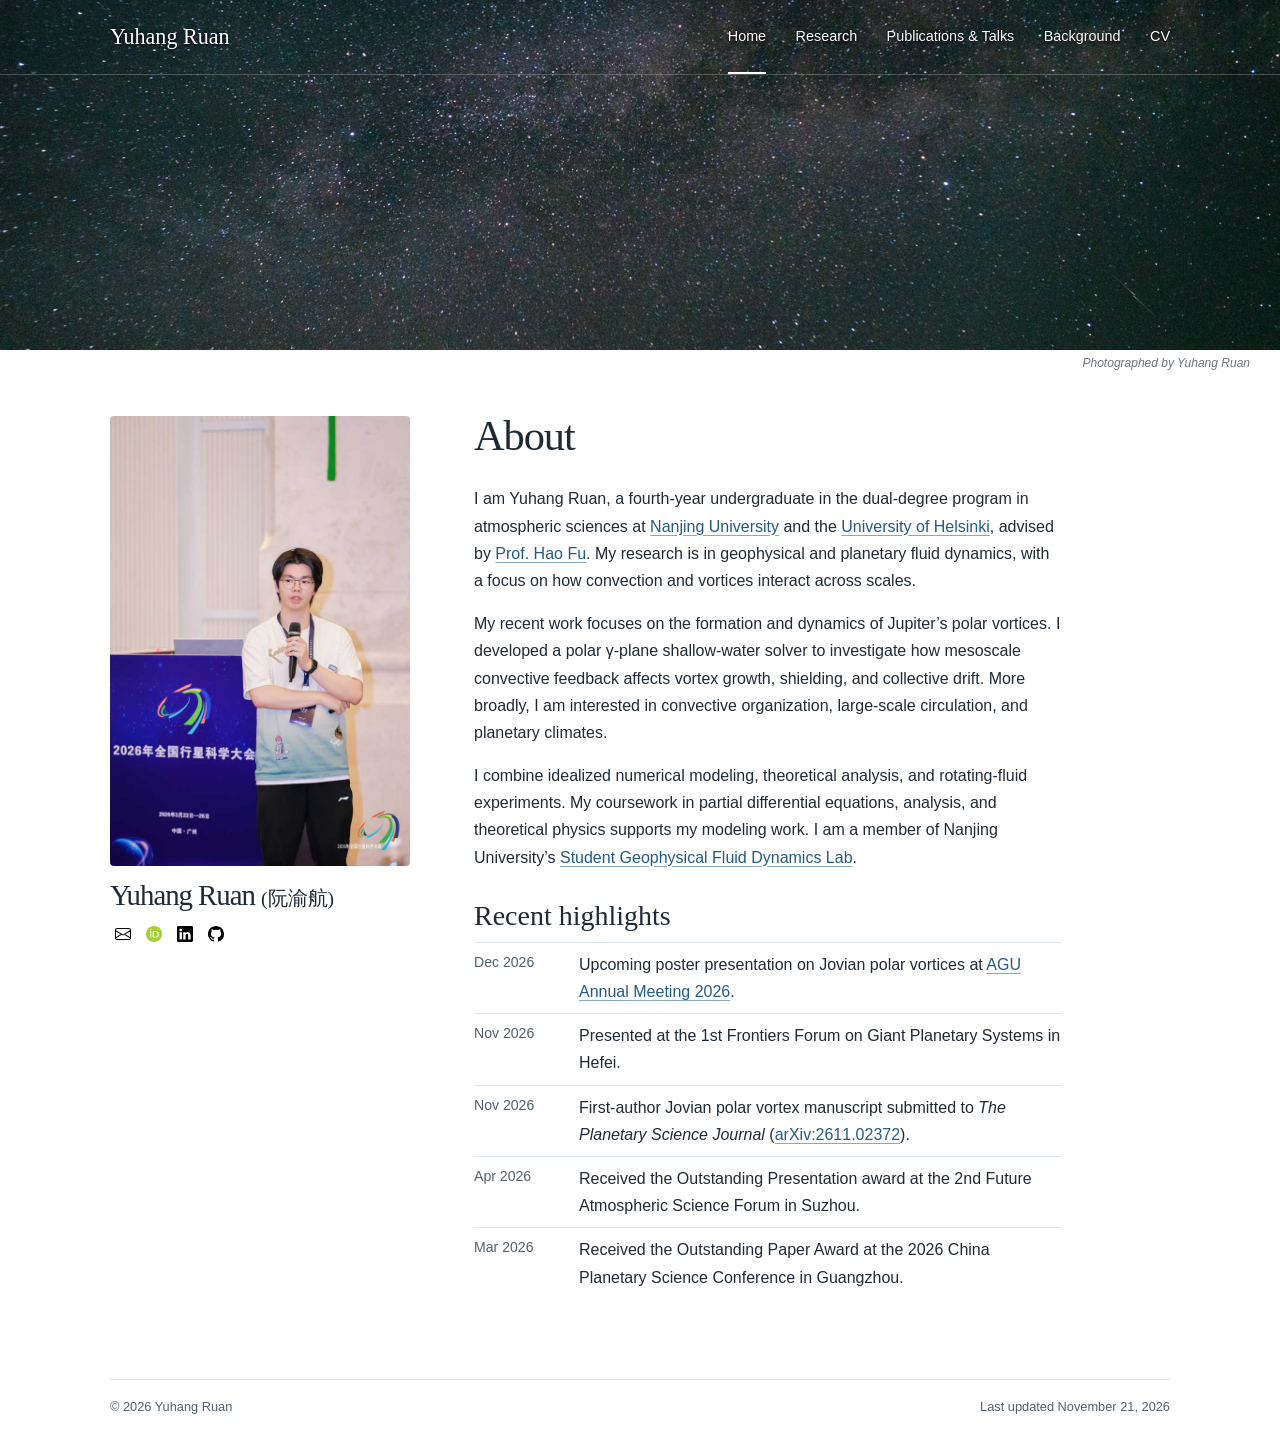
<file: public/index.html>
<!doctype html>
<html lang="en">
<head>
<meta charset="utf-8">
<meta name="viewport" content="width=device-width, initial-scale=1">
<meta name="description" content="Yuhang Ruan (阮渝航), fourth-year atmospheric sciences undergraduate at Nanjing University and the University of Helsinki. Research in geophysical and planetary fluid dynamics.">
<meta name="theme-color" content="#ffffff">
<title>Yuhang Ruan | Home</title>
<link rel="icon" href="assets/favicon.svg" type="image/svg+xml">
<link rel="stylesheet" href="assets/styles.css?v=509defed7657">
</head>
<body>
<a class="skip-link" href="#main">Skip to content</a>
<div class="home-hero">
<header class="site-header"><div class="header-inner">
<a class="site-name" href="index.html">Yuhang Ruan</a>
<nav aria-label="Main navigation"><a href="index.html" aria-current="page">Home</a>
<a href="research.html">Research</a>
<a href="publications.html">Publications &amp; Talks</a>
<a href="background.html">Background</a><a href="assets/Yuhang_Ruan_CV.pdf?v=a5dfd7a0bf61" target="_blank" rel="noopener">CV</a></nav>
</div></header>
<img class="home-banner" src="assets/starfield-full-960.webp"
  srcset="assets/starfield-full-960.webp 960w, assets/starfield-full-1600.webp 1600w, assets/starfield-full-2400.webp 2400w, assets/starfield-full-3200.webp 3200w"
  sizes="min(100vw, 1440px)" width="5931" height="3868"
  alt="A dense band of stars across the night sky" aria-describedby="banner-credit" fetchpriority="high">
</div>
<p class="home-banner-credit" id="banner-credit">Photographed by Yuhang Ruan</p>
<main id="main" class="home-layout"><figure class="profile-photo">
  <img src="assets/yuhang-ruan-conference-2026.jpg" alt="Yuhang Ruan speaking at the 2026 China Planetary Science Conference" width="1280" height="1920">
  <figcaption>
    <h1 class="profile-name">Yuhang Ruan <span lang="zh-CN">(阮渝航)</span></h1>
    <p class="profile-links">
      <a href="mailto:yuhang_ruan@smail.nju.edu.cn" title="Email"><img src="assets/contact-envelope.svg" width="16" height="16" alt="Email"></a>
      <a href="https://orcid.org/0009-0007-7630-953X" title="ORCID profile"><img src="assets/orcid-id.svg" width="16" height="16" alt="ORCID iD"></a>
      <a href="https://www.linkedin.com/in/%E6%B8%9D%E8%88%AA-%E9%98%AE-688a34411/" title="LinkedIn profile"><img src="assets/contact-linkedin.svg" width="16" height="16" alt="LinkedIn"></a>
      <a href="https://github.com/Yuhang-Ruan" title="GitHub profile"><img src="assets/contact-github.svg" width="16" height="16" alt="GitHub"></a>
    </p>
  </figcaption>
</figure>
<article class="biography" aria-labelledby="about-title"><h2 id="about-title">About</h2>
<div class="bio-text">
<p>I am Yuhang Ruan, a fourth-year undergraduate in the dual-degree program in atmospheric sciences at <a href="https://www.nju.edu.cn/en/">Nanjing University</a> and the <a href="https://www.helsinki.fi/en">University of Helsinki</a>, advised by <a href="https://as.nju.edu.cn/c4/55/c11341a771157/page.htm">Prof. Hao Fu</a>. My research is in geophysical and planetary fluid dynamics, with a focus on how convection and vortices interact across scales.</p>
<p>My recent work focuses on the formation and dynamics of Jupiter’s polar vortices. I developed a polar γ-plane shallow-water solver to investigate how mesoscale convective feedback affects vortex growth, shielding, and collective drift. More broadly, I am interested in convective organization, large-scale circulation, and planetary climates.</p>
<p>I combine idealized numerical modeling, theoretical analysis, and rotating-fluid experiments. My coursework in partial differential equations, analysis, and theoretical physics supports my modeling work. I am a member of Nanjing University’s <a href="http://njugfd.org/home-Eng.html">Student Geophysical Fluid Dynamics Lab</a>.</p>
</div>
<section class="highlights" aria-labelledby="highlights-title">
  <h2 id="highlights-title">Recent highlights</h2>
  <ul class="highlights-list">
  <li><span class="date">Dec 2026</span><span>Upcoming poster presentation on Jovian polar vortices at <a href="publications.html#agu26">AGU Annual Meeting 2026</a>.</span></li>
  <li><span class="date">Nov 2026</span><span>Presented at the 1st Frontiers Forum on Giant Planetary Systems in Hefei.</span></li>
  <li><span class="date">Nov 2026</span><span>First-author Jovian polar vortex manuscript submitted to <em>The Planetary Science Journal</em> (<a href="https://arxiv.org/abs/2611.02372">arXiv:2611.02372</a>).</span></li>
  <li><span class="date">Apr 2026</span><span>Received the Outstanding Presentation award at the 2nd Future Atmospheric Science Forum in Suzhou.</span></li>
  <li><span class="date">Mar 2026</span><span>Received the Outstanding Paper Award at the 2026 China Planetary Science Conference in Guangzhou.</span></li>
  </ul>
</section></article></main>
<footer class="site-footer"><span>© 2026 Yuhang Ruan</span><span>Last updated November 21, 2026</span></footer>
</body></html>
</file>
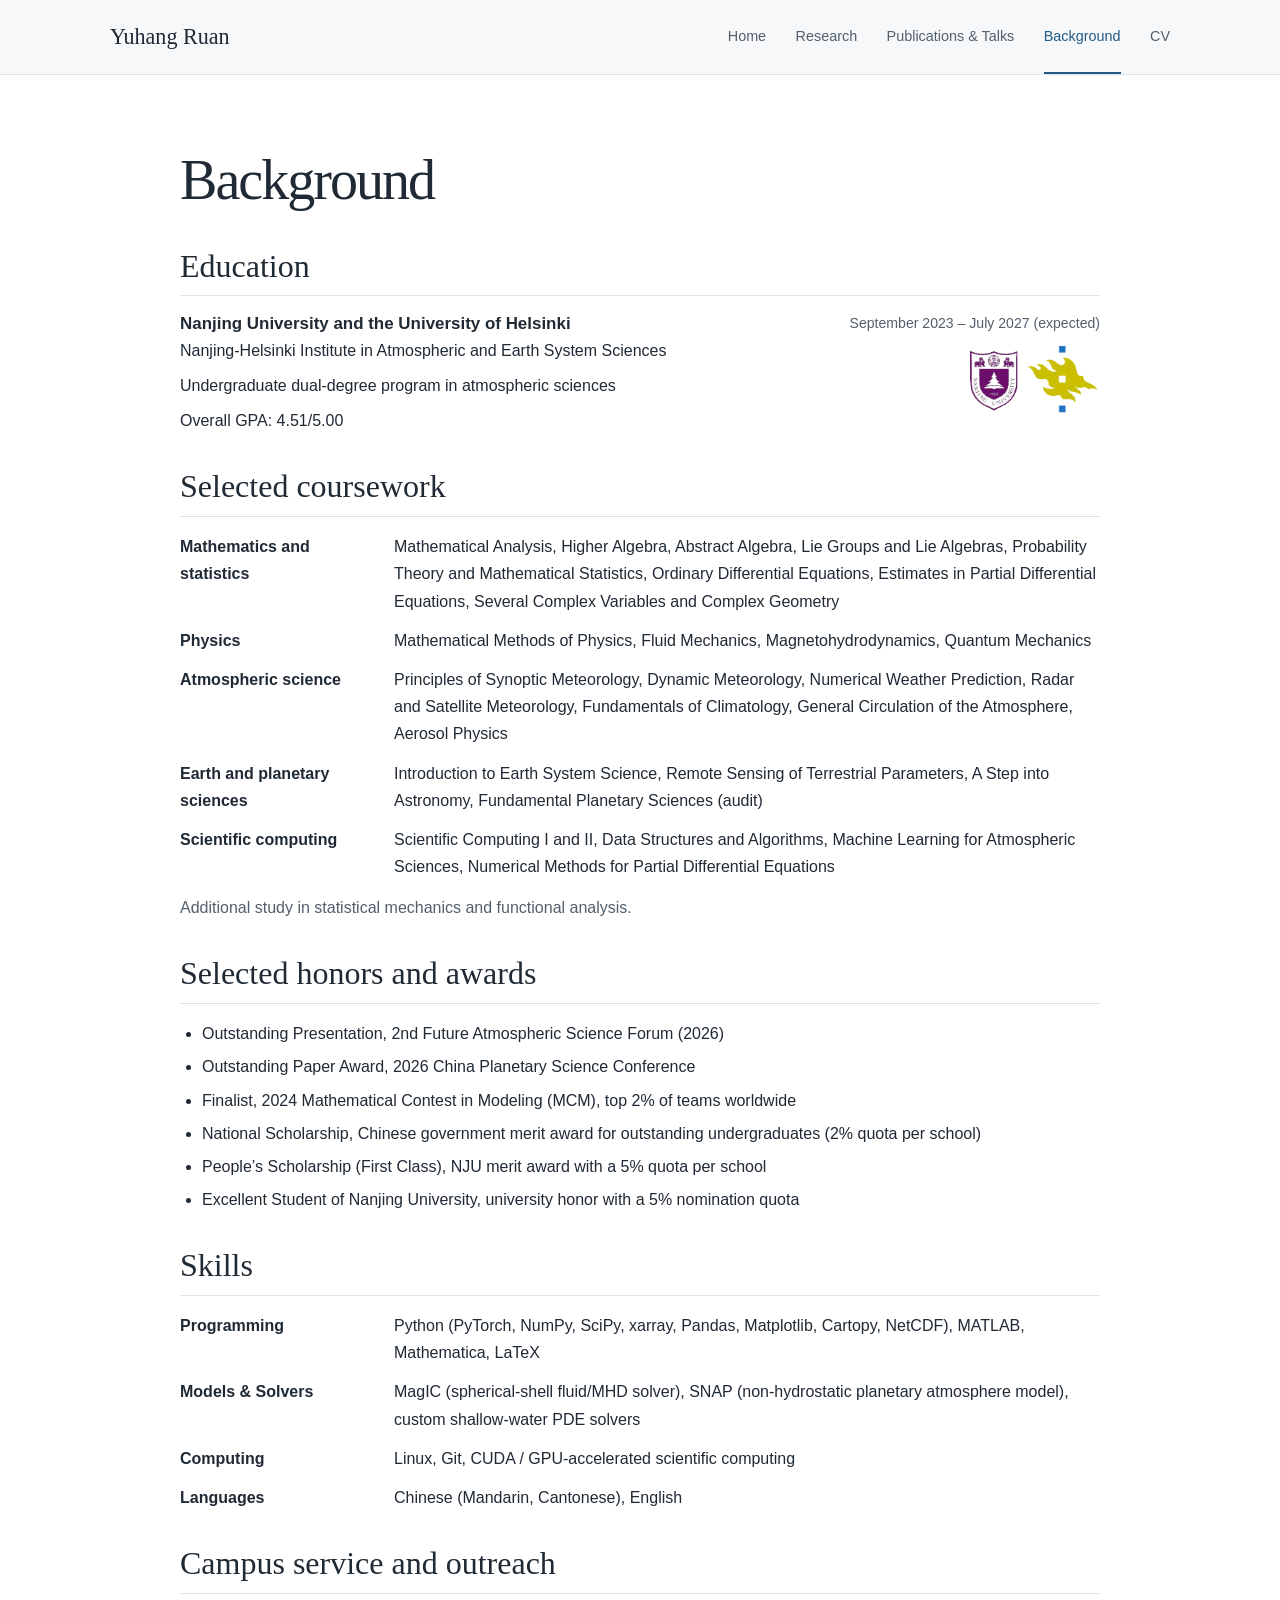
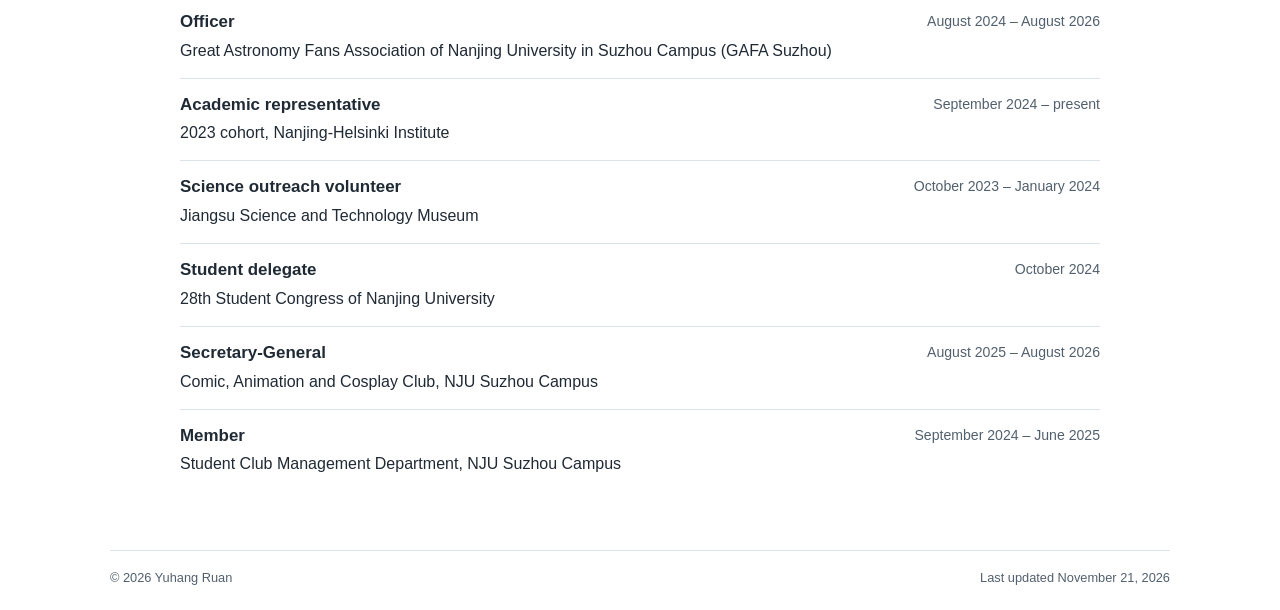
<file: public/background.html>
<!doctype html>
<html lang="en">
<head>
<meta charset="utf-8">
<meta name="viewport" content="width=device-width, initial-scale=1">
<meta name="description" content="Education, academic preparation, tools, and honors of Yuhang Ruan.">
<meta name="theme-color" content="#ffffff">
<title>Yuhang Ruan | Background</title>
<link rel="icon" href="assets/favicon.svg" type="image/svg+xml">
<link rel="stylesheet" href="assets/styles.css?v=509defed7657">
</head>
<body>
<a class="skip-link" href="#main">Skip to content</a>
<header class="site-header"><div class="header-inner">
<a class="site-name" href="index.html">Yuhang Ruan</a>
<nav aria-label="Main navigation"><a href="index.html">Home</a>
<a href="research.html">Research</a>
<a href="publications.html">Publications &amp; Talks</a>
<a href="background.html" aria-current="page">Background</a><a href="assets/Yuhang_Ruan_CV.pdf?v=a5dfd7a0bf61" target="_blank" rel="noopener">CV</a></nav>
</div></header>
<main id="main" class="content-page"><h1>Background</h1>
<section><h2>Education</h2>
<div class="education-entry">
  <div>
    <h3>Nanjing University and the University of Helsinki</h3>
    <p>Nanjing-Helsinki Institute in Atmospheric and Earth System Sciences</p>
    <p>Undergraduate dual-degree program in atmospheric sciences</p>
    <p>Overall GPA: 4.51/5.00</p>
  </div>
  <div class="education-side">
    <span class="date">September 2023 – July 2027 (expected)</span>
    <img class="education-logos" src="assets/education-logos.png" width="363" height="192" alt="">
  </div>
</div></section>
<section><h2>Selected coursework</h2><dl class="skills-list">
  <dt>Mathematics and statistics</dt><dd>Mathematical Analysis, Higher Algebra, Abstract Algebra, Lie Groups and Lie Algebras, Probability Theory and Mathematical Statistics, Ordinary Differential Equations, Estimates in Partial Differential Equations, Several Complex Variables and Complex Geometry</dd>
  <dt>Physics</dt><dd>Mathematical Methods of Physics, Fluid Mechanics, Magnetohydrodynamics, Quantum Mechanics</dd>
  <dt>Atmospheric science</dt><dd>Principles of Synoptic Meteorology, Dynamic Meteorology, Numerical Weather Prediction, Radar and Satellite Meteorology, Fundamentals of Climatology, General Circulation of the Atmosphere, Aerosol Physics</dd>
  <dt>Earth and planetary sciences</dt><dd>Introduction to Earth System Science, Remote Sensing of Terrestrial Parameters, A Step into Astronomy, Fundamental Planetary Sciences (audit)</dd>
  <dt>Scientific computing</dt><dd>Scientific Computing I and II, Data Structures and Algorithms, Machine Learning for Atmospheric Sciences, Numerical Methods for Partial Differential Equations</dd>
</dl>
<p class="course-note">Additional study in statistical mechanics and functional analysis.</p></section>
<section><h2>Selected honors and awards</h2>
<ul>
  <li>Outstanding Presentation, 2nd Future Atmospheric Science Forum (2026)</li>
  <li>Outstanding Paper Award, 2026 China Planetary Science Conference</li>
  <li>Finalist, 2024 Mathematical Contest in Modeling (MCM), top 2% of teams worldwide</li>
  <li>National Scholarship, Chinese government merit award for outstanding undergraduates (2% quota per school)</li>
  <li>People’s Scholarship (First Class), NJU merit award with a 5% quota per school</li>
  <li>Excellent Student of Nanjing University, university honor with a 5% nomination quota</li>
</ul></section>
<section><h2>Skills</h2><dl class="skills-list">
  <dt>Programming</dt><dd>Python (PyTorch, NumPy, SciPy, xarray, Pandas, Matplotlib, Cartopy, NetCDF), MATLAB, Mathematica, LaTeX</dd>
  <dt>Models &amp; Solvers</dt><dd>MagIC (spherical-shell fluid/MHD solver), SNAP (non-hydrostatic planetary atmosphere model), custom shallow-water PDE solvers</dd>
  <dt>Computing</dt><dd>Linux, Git, CUDA / GPU-accelerated scientific computing</dd>
  <dt>Languages</dt><dd>Chinese (Mandarin, Cantonese), English</dd>
</dl></section>
<section><h2>Campus service and outreach</h2>
<ul class="service-list" role="list">
  <li>
    <h3>Officer</h3>
    <p class="service-organization">Great Astronomy Fans Association of Nanjing University in Suzhou Campus (GAFA Suzhou)</p>
    <span class="date">August 2024 – August 2026</span>
  </li>
  <li>
    <h3>Academic representative</h3>
    <p class="service-organization">2023 cohort, Nanjing-Helsinki Institute</p>
    <span class="date">September 2024 – present</span>
  </li>
  <li>
    <h3>Science outreach volunteer</h3>
    <p class="service-organization">Jiangsu Science and Technology Museum</p>
    <span class="date">October 2023 – January 2024</span>
  </li>
  <li>
    <h3>Student delegate</h3>
    <p class="service-organization">28th Student Congress of Nanjing University</p>
    <span class="date">October 2024</span>
  </li>
  <li>
    <h3>Secretary-General</h3>
    <p class="service-organization">Comic, Animation and Cosplay Club, NJU Suzhou Campus</p>
    <span class="date">August 2025 – August 2026</span>
  </li>
  <li>
    <h3>Member</h3>
    <p class="service-organization">Student Club Management Department, NJU Suzhou Campus</p>
    <span class="date">September 2024 – June 2025</span>
  </li>
</ul></section></main>
<footer class="site-footer"><span>© 2026 Yuhang Ruan</span><span>Last updated November 21, 2026</span></footer>
</body></html>
</file>
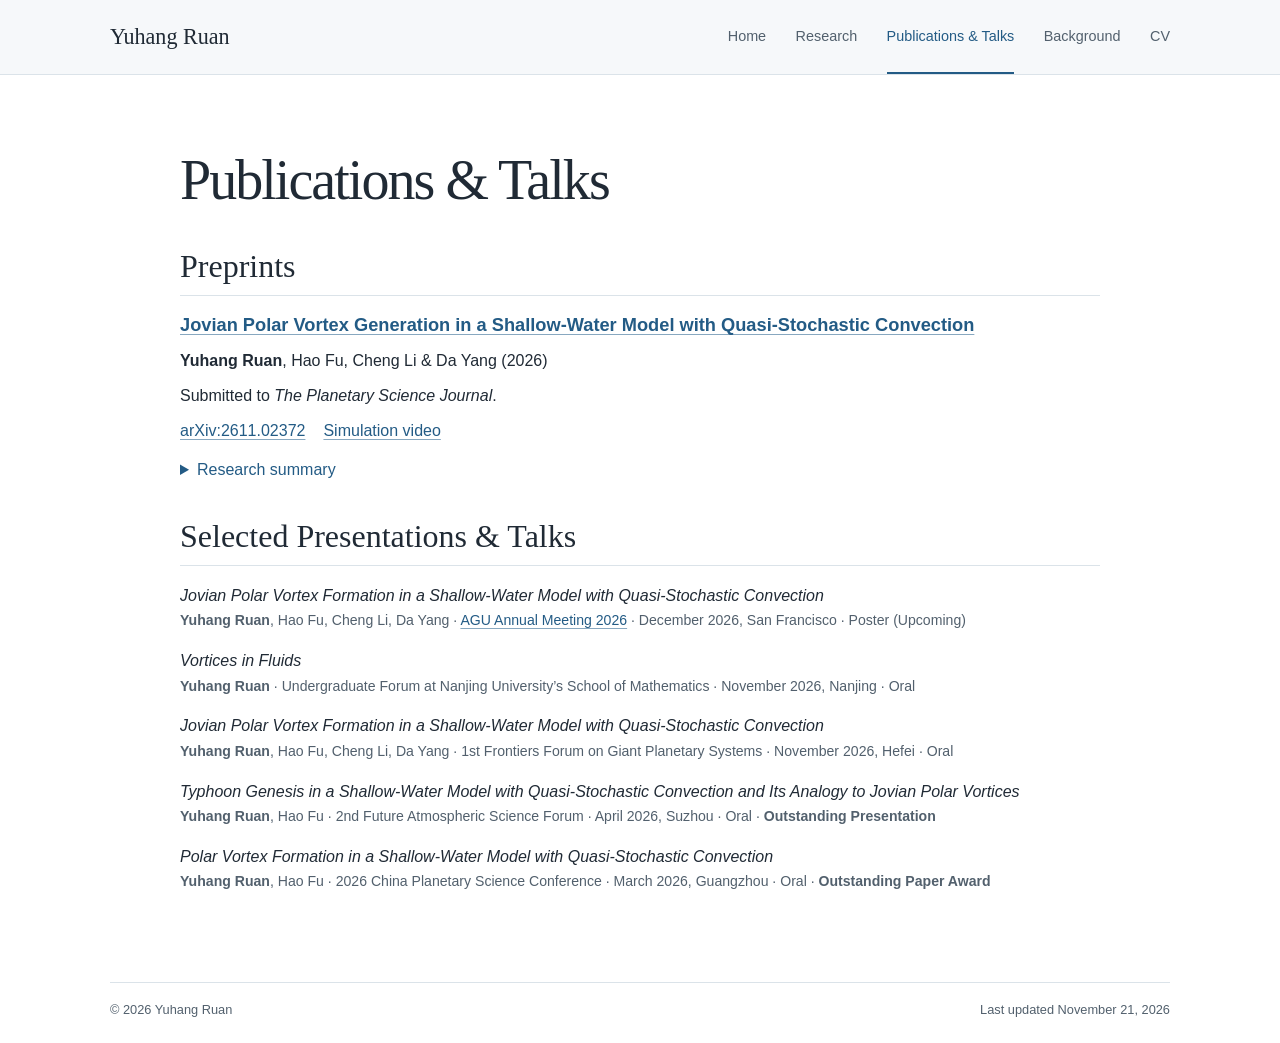
<file: public/publications.html>
<!doctype html>
<html lang="en">
<head>
<meta charset="utf-8">
<meta name="viewport" content="width=device-width, initial-scale=1">
<meta name="description" content="Preprints and selected presentations by Yuhang Ruan in geophysical fluid dynamics and planetary atmospheres.">
<meta name="theme-color" content="#ffffff">
<title>Yuhang Ruan | Publications &amp; Talks</title>
<link rel="icon" href="assets/favicon.svg" type="image/svg+xml">
<link rel="stylesheet" href="assets/styles.css?v=509defed7657">
</head>
<body>
<a class="skip-link" href="#main">Skip to content</a>
<header class="site-header"><div class="header-inner">
<a class="site-name" href="index.html">Yuhang Ruan</a>
<nav aria-label="Main navigation"><a href="index.html">Home</a>
<a href="research.html">Research</a>
<a href="publications.html" aria-current="page">Publications &amp; Talks</a>
<a href="background.html">Background</a><a href="assets/Yuhang_Ruan_CV.pdf?v=a5dfd7a0bf61" target="_blank" rel="noopener">CV</a></nav>
</div></header>
<main id="main" class="content-page"><h1>Publications &amp; Talks</h1>
<section><h2>Preprints</h2>
<article class="paper">
  <h3 class="paper-title"><a href="https://arxiv.org/abs/2611.02372">Jovian Polar Vortex Generation in a Shallow-Water Model with Quasi-Stochastic Convection</a></h3>
  <p><strong>Yuhang Ruan</strong>, Hao Fu, Cheng Li &amp; Da Yang (2026)</p>
  <p>Submitted to <em>The Planetary Science Journal</em>.</p>
  <p class="paper-links"><a href="https://arxiv.org/abs/2611.02372">arXiv:2611.02372</a><a href="research.html#jovian-simulation">Simulation video</a></p>
  <details class="paper-summary">
    <summary>Research summary</summary>
    <p>Polar γ-plane shallow-water simulations show that vorticity-dependent convective feedback can help form shielded cyclones and persistent vortex crystals. The diagnostics identify opposing effects from the other vortices and the background vorticity on collective drift.</p>
  </details>
</article></section>
<section id="talks"><h2>Selected Presentations &amp; Talks</h2>
<ul class="talk-list">
  <li id="agu26"><cite>Jovian Polar Vortex Formation in a Shallow-Water Model with Quasi-Stochastic Convection</cite><span><strong>Yuhang Ruan</strong>, Hao Fu, Cheng Li, Da Yang · <a href="https://www.agu.org/agu26">AGU Annual Meeting 2026</a> · December 2026, San Francisco · Poster (Upcoming)</span></li>
  <li><cite>Vortices in Fluids</cite><span><strong>Yuhang Ruan</strong> · Undergraduate Forum at Nanjing University’s School of Mathematics · November 2026, Nanjing · Oral</span></li>
  <li><cite>Jovian Polar Vortex Formation in a Shallow-Water Model with Quasi-Stochastic Convection</cite><span><strong>Yuhang Ruan</strong>, Hao Fu, Cheng Li, Da Yang · 1st Frontiers Forum on Giant Planetary Systems · November 2026, Hefei · Oral</span></li>
  <li><cite>Typhoon Genesis in a Shallow-Water Model with Quasi-Stochastic Convection and Its Analogy to Jovian Polar Vortices</cite><span><strong>Yuhang Ruan</strong>, Hao Fu · 2nd Future Atmospheric Science Forum · April 2026, Suzhou · Oral · <strong>Outstanding Presentation</strong></span></li>
  <li><cite>Polar Vortex Formation in a Shallow-Water Model with Quasi-Stochastic Convection</cite><span><strong>Yuhang Ruan</strong>, Hao Fu · 2026 China Planetary Science Conference · March 2026, Guangzhou · Oral · <strong>Outstanding Paper Award</strong></span></li>
</ul></section></main>
<footer class="site-footer"><span>© 2026 Yuhang Ruan</span><span>Last updated November 21, 2026</span></footer>
</body></html>
</file>
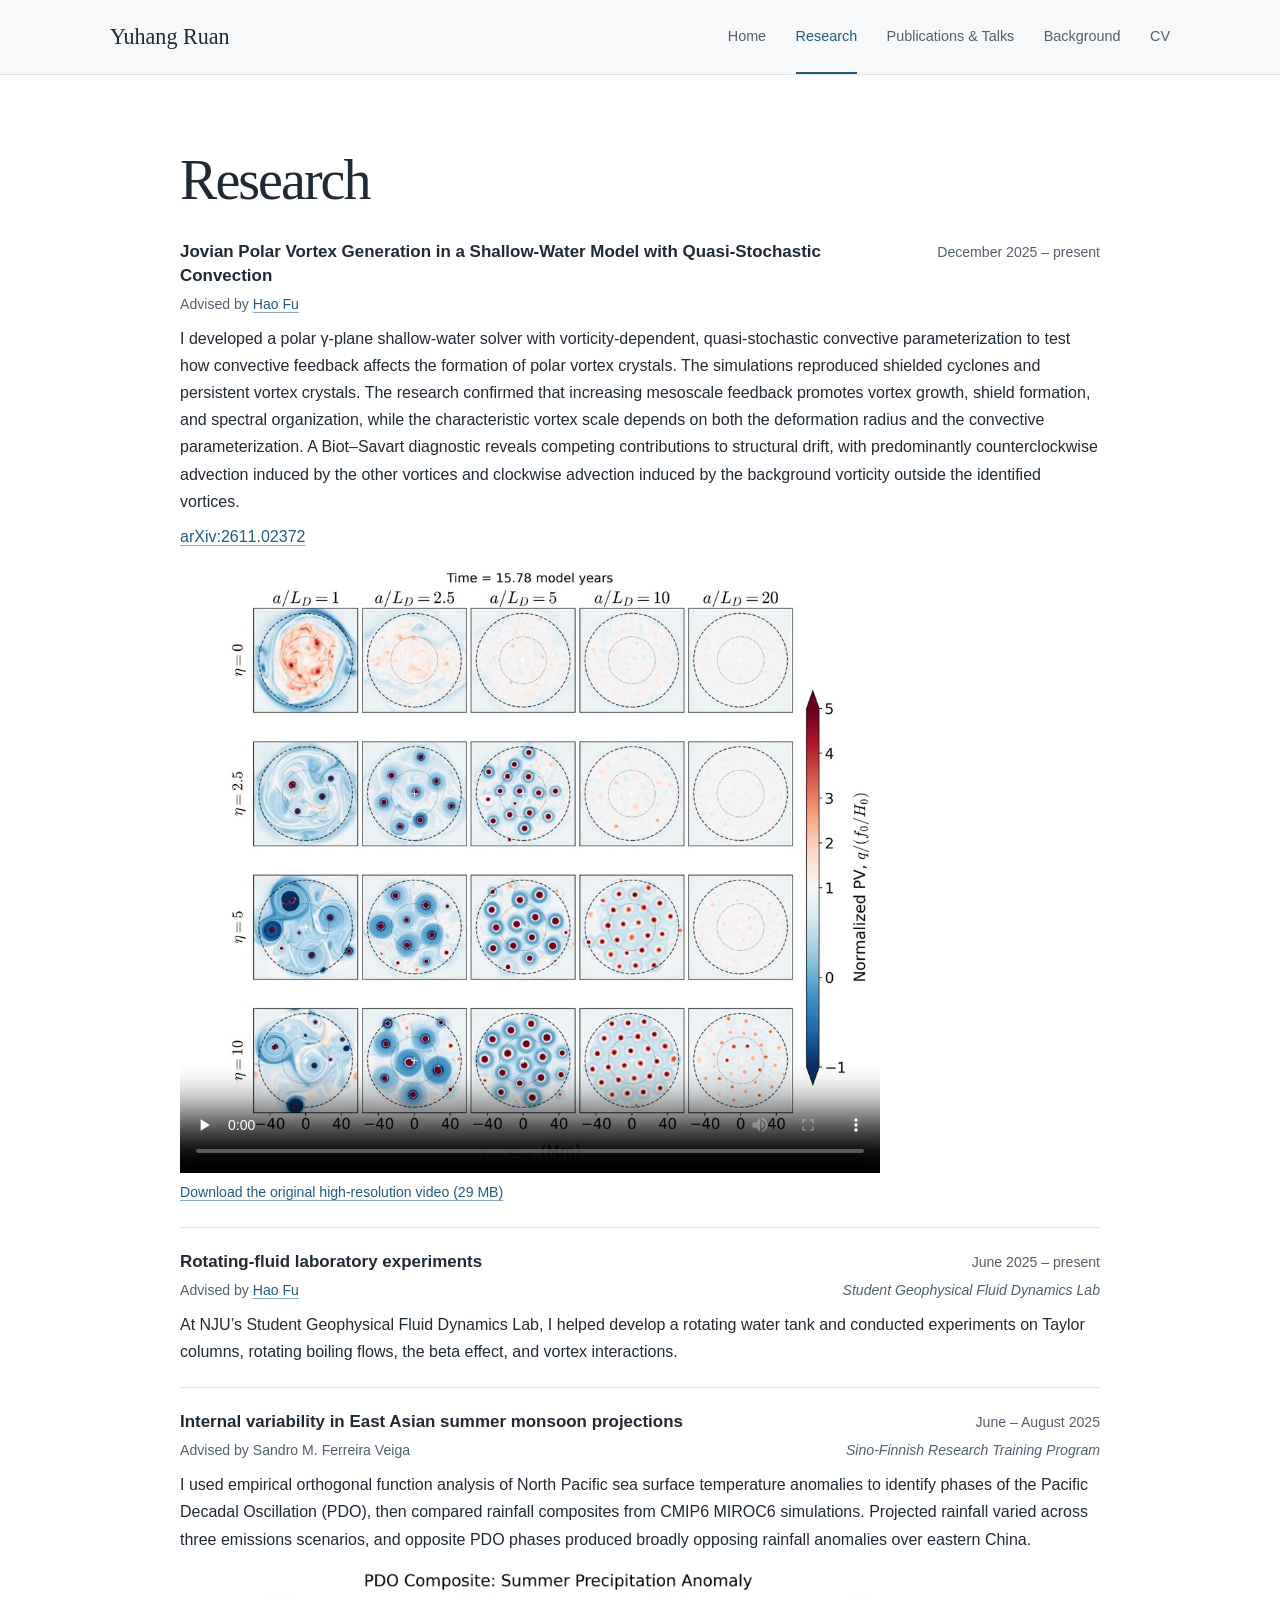
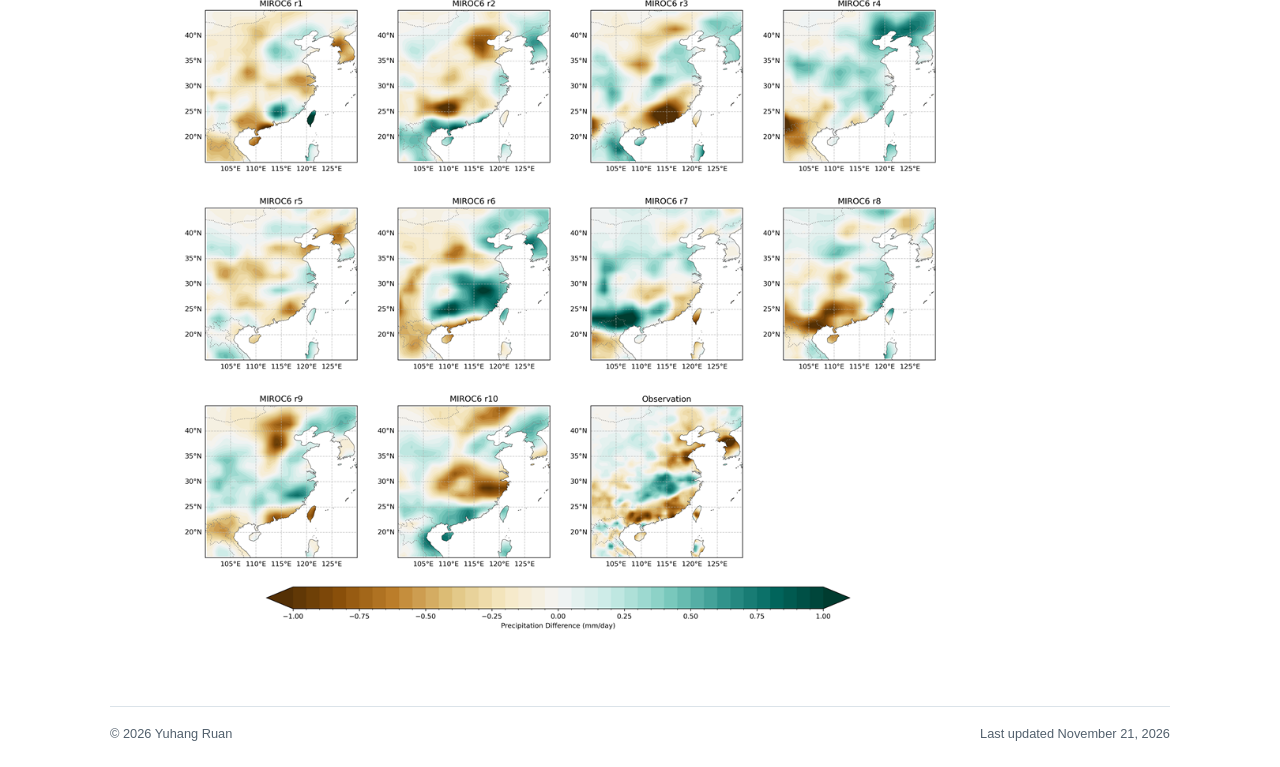
<file: public/research.html>
<!doctype html>
<html lang="en">
<head>
<meta charset="utf-8">
<meta name="viewport" content="width=device-width, initial-scale=1">
<meta name="description" content="Research interests and experience of Yuhang Ruan in geophysical fluid dynamics, planetary atmospheres, convection, and rotating fluid experiments.">
<meta name="theme-color" content="#ffffff">
<title>Yuhang Ruan | Research</title>
<link rel="icon" href="assets/favicon.svg" type="image/svg+xml">
<link rel="stylesheet" href="assets/styles.css?v=509defed7657">
</head>
<body>
<a class="skip-link" href="#main">Skip to content</a>
<header class="site-header"><div class="header-inner">
<a class="site-name" href="index.html">Yuhang Ruan</a>
<nav aria-label="Main navigation"><a href="index.html">Home</a>
<a href="research.html" aria-current="page">Research</a>
<a href="publications.html">Publications &amp; Talks</a>
<a href="background.html">Background</a><a href="assets/Yuhang_Ruan_CV.pdf?v=a5dfd7a0bf61" target="_blank" rel="noopener">CV</a></nav>
</div></header>
<main id="main" class="content-page"><h1>Research</h1>
<div class="research-entries">
<article class="research-entry">
  <div class="entry-heading"><h2 id="vortex-title">Jovian Polar Vortex Generation in a Shallow-Water Model with Quasi-Stochastic Convection</h2><span class="date">December 2025 – present</span></div>
  <p class="research-meta"><span>Advised by <a href="https://as.nju.edu.cn/c4/55/c11341a771157/page.htm">Hao Fu</a></span></p>
  <p>I developed a polar γ-plane shallow-water solver with vorticity-dependent, quasi-stochastic convective parameterization to test how convective feedback affects the formation of polar vortex crystals. The simulations reproduced shielded cyclones and persistent vortex crystals. The research confirmed that increasing mesoscale feedback promotes vortex growth, shield formation, and spectral organization, while the characteristic vortex scale depends on both the deformation radius and the convective parameterization. A Biot–Savart diagnostic reveals competing contributions to structural drift, with predominantly counterclockwise advection induced by the other vortices and clockwise advection induced by the background vorticity outside the identified vortices.</p>
  <p><a href="https://arxiv.org/abs/2611.02372">arXiv:2611.02372</a></p>
  <figure class="research-media" id="jovian-simulation">
    <video width="1246" height="1080" controls playsinline preload="none" poster="assets/jovian-polar-vortices-poster.jpg" aria-labelledby="vortex-title">
      <source src="assets/jovian-polar-vortices-web.mp4" type="video/mp4">
      <a href="assets/jovian-polar-vortices-web.mp4">Download the web video</a>
    </video>
    <figcaption><a href="assets/jovian-polar-vortices.mp4" download>Download the original high-resolution video (29 MB)</a></figcaption>
  </figure>
</article>
<article class="research-entry">
  <div class="entry-heading"><h2>Rotating-fluid laboratory experiments</h2><span class="date">June 2025 – present</span></div>
  <p class="research-meta"><span>Advised by <a href="https://as.nju.edu.cn/c4/55/c11341a771157/page.htm">Hao Fu</a></span><em>Student Geophysical Fluid Dynamics Lab</em></p>
  <p>At NJU’s Student Geophysical Fluid Dynamics Lab, I helped develop a rotating water tank and conducted experiments on Taylor columns, rotating boiling flows, the beta effect, and vortex interactions.</p>
</article>
<article class="research-entry">
  <div class="entry-heading"><h2>Internal variability in East Asian summer monsoon projections</h2><span class="date">June – August 2025</span></div>
  <p class="research-meta"><span>Advised by Sandro M. Ferreira Veiga</span><em>Sino-Finnish Research Training Program</em></p>
  <p>I used empirical orthogonal function analysis of North Pacific sea surface temperature anomalies to identify phases of the Pacific Decadal Oscillation (PDO), then compared rainfall composites from CMIP6 MIROC6 simulations. Projected rainfall varied across three emissions scenarios, and opposite PDO phases produced broadly opposing rainfall anomalies over eastern China.</p>
  <figure class="research-media research-plot">
    <a href="assets/pdo-summer-precipitation-figure11.png" target="_blank" rel="noopener">
      <img src="assets/pdo-summer-precipitation-figure11.png" width="962" height="842" loading="lazy" alt="Eleven maps of summer precipitation anomalies over eastern China, with a color scale in millimeters per day">
    </a>
  </figure>
</article>
</div></main>
<footer class="site-footer"><span>© 2026 Yuhang Ruan</span><span>Last updated November 21, 2026</span></footer>
</body></html>
</file>
<file: public/assets/styles.css>
:root {
  color-scheme: light;
  --ink: #202a35;
  --muted: #52606d;
  --link: #235b85;
  --line: #dbe3e9;
  --paper: #fff;
  --body-font: "Segoe UI", "Microsoft YaHei", sans-serif;
  --heading-font: Georgia, "Noto Serif SC", SimSun, serif;
  --gutter: clamp(20px, 5vw, 56px);
  --section-width: 920px;
}

* { box-sizing: border-box; }
body {
  min-height: 100vh;
  margin: 0;
  display: flex;
  flex-direction: column;
  background: var(--paper);
  color: var(--ink);
  font: 16px/1.7 var(--body-font);
}

h1, h2, h3, p, figure { margin: 0; }
h1, h2 { font-family: var(--heading-font); font-weight: 400; line-height: 1.18; }
h1 { font-size: clamp(2.25rem, 5vw, 3.5rem); letter-spacing: -.035em; }
h2 { font-size: clamp(1.6rem, 3vw, 2rem); }
h3 { font-size: 1.06rem; line-height: 1.45; }
a { color: var(--link); text-underline-offset: .18em; text-decoration-color: #88a8c0; }
a:hover { text-decoration-color: currentColor; }
a:focus-visible { outline: 2px solid var(--link); outline-offset: 4px; }

.header-inner, .home-layout, .site-footer {
  width: min(1060px, calc(100% - 2 * var(--gutter)));
  margin-inline: auto;
}

.site-header { background: #f6f8fa; border-bottom: 1px solid var(--line); }
.header-inner { min-height: 74px; display: flex; align-items: center; gap: clamp(16px, 3vw, 30px); }
.site-name { color: var(--ink); font-family: var(--heading-font); font-size: 1.38rem; white-space: nowrap; text-decoration: none; }
nav { display: flex; flex-wrap: wrap; gap: clamp(14px, 2.3vw, 30px); margin-left: auto; }
nav a { color: var(--muted); padding: 24px 0; font-size: .9rem; text-decoration: none; border-bottom: 2px solid transparent; }
nav a:hover, nav a[aria-current="page"] { color: var(--link); border-bottom-color: var(--link); }

.home-hero, .home-banner-credit {
  width: min(100%, 1440px);
  margin-inline: auto;
}
.home-hero {
  position: relative;
  height: clamp(350px, 27vw, 380px);
  overflow: clip;
  background: #101918;
}
.home-hero .site-header {
  position: absolute;
  inset: 0 0 auto;
  z-index: 1;
  background: transparent;
  border-bottom-color: rgb(255 255 255 / .22);
}
.home-hero .site-name, .home-hero nav a { color: #fff; text-shadow: 0 1px 3px #000; }
.home-hero nav a:hover, .home-hero nav a[aria-current="page"] { border-bottom-color: #fff; }
.home-hero a:focus-visible { outline-color: #fff; }
.home-banner {
  position: absolute;
  top: 78%;
  left: 0;
  display: block;
  width: 100%;
  height: auto;
  transform: translateY(-78%);
}
.home-banner-credit {
  padding: 3px clamp(12px, 3vw, 30px) 0;
  color: #6b7280;
  font-size: .75rem;
  font-style: italic;
  text-align: right;
}

.home-layout {
  display: grid;
  grid-template-columns: minmax(200px, 300px) minmax(0, 1fr);
  gap: clamp(26px, 5vw, 70px);
  align-items: start;
  padding-block: clamp(22px, 3vw, 38px) clamp(36px, 7vw, 80px);
}
.profile-photo { margin-top: 5px; }
.profile-photo > img { display: block; width: 100%; height: auto; background: #e9f0f6; border-radius: 4px; }
.profile-name { margin-top: 13px; font-size: clamp(1.45rem, 3vw, 1.8rem); }
.profile-name span { font-size: .68em; white-space: nowrap; letter-spacing: 0; }
.biography h2 { font-size: clamp(2rem, 4vw, 2.65rem); letter-spacing: -.025em; }
.bio-text { max-width: 66ch; margin-top: 24px; }
.bio-text p + p { margin-top: 16px; }
.highlights { max-width: 66ch; margin-top: 28px; }
.highlights h2 { font-size: clamp(1.35rem, 2.5vw, 1.75rem); letter-spacing: 0; }
.highlights-list { margin: 10px 0 0; padding: 0; list-style: none; }
.highlights-list li {
  display: grid;
  grid-template-columns: minmax(90px, max-content) 1fr;
  gap: 4px 15px;
  padding-block: 8px;
  border-top: 1px solid var(--line);
}
.profile-links { display: flex; align-items: center; gap: 5px; margin-top: 8px; }
.profile-links a {
  display: inline-grid;
  place-items: center;
  width: 26px;
  height: 26px;
  border-radius: 4px;
}
.profile-links a:hover { background: #edf2f6; }
.profile-links img { display: block; }

.content-page {
  width: min(var(--section-width), calc(100% - 2 * var(--gutter)));
  margin-inline: auto;
  padding-block: clamp(36px, 6vw, 72px);
}
.content-page section { margin-top: 34px; }
.content-page h2 { margin-bottom: 16px; padding-bottom: 10px; border-bottom: 1px solid var(--line); }
.content-page p + p { margin-top: 8px; }
.content-page li + li { margin-top: 6px; }
.content-page ul { padding-left: 22px; }
.research-entries { margin-top: 26px; }
.research-entry + .research-entry { margin-top: 22px; padding-top: 22px; border-top: 1px solid var(--line); }
.entry-heading { display: flex; justify-content: space-between; align-items: baseline; flex-wrap: wrap; gap: 4px 20px; }
.research-entry .entry-heading h2 {
  flex: 1 1 32rem;
  margin: 0;
  padding: 0;
  border: 0;
  font: 600 1.06rem/1.45 var(--body-font);
}
.date, .research-meta, .talk-list span { color: var(--muted); font-size: .88rem; }
.research-meta { display: flex; justify-content: space-between; flex-wrap: wrap; gap: 2px 20px; margin-top: 4px; }
.research-media { max-width: 700px; margin-top: 16px; }
.research-plot { max-width: 760px; }
.research-plot a { display: block; cursor: zoom-in; }
.research-media img, .research-media video { display: block; width: 100%; height: auto; }
.research-media video { background: #eef2f5; }
.research-media figcaption { margin-top: 8px; font-size: .88rem; }
.content-page .talk-list { padding-left: 0; list-style: none; }
.talk-list li + li { margin-top: 14px; }
.talk-list span { display: block; }
.paper-title { font-size: 1.14rem; margin-bottom: 8px; }
.paper-links { display: flex; flex-wrap: wrap; gap: 6px 18px; }
.paper-summary { margin-top: 12px; }
.paper-summary summary { color: var(--link); cursor: pointer; }
.paper-summary p { margin-top: 6px; max-width: 75ch; }
.education-entry { display: grid; grid-template-columns: minmax(0, 1fr) auto; align-items: start; gap: 12px 20px; }
.education-side { display: grid; justify-items: end; gap: 8px; text-align: right; }
.education-logos { width: 132px; height: auto; }
.skills-list { margin: 0; display: grid; grid-template-columns: minmax(120px, 190px) 1fr; gap: 12px 24px; }
.skills-list dt { font-weight: 600; }
.skills-list dd { margin: 0; }
.course-note { margin-top: 14px; color: var(--muted); }
.content-page .service-list { margin: 0; padding: 0; list-style: none; }
.service-list li {
  display: grid;
  grid-template-columns: minmax(0, 1fr) auto;
  grid-template-areas: "role dates" "organization organization";
  gap: 2px 24px;
}
.service-list li + li { margin-top: 14px; padding-top: 14px; border-top: 1px solid var(--line); }
.service-list h3 { grid-area: role; }
.service-organization { grid-area: organization; }
.service-list .date { grid-area: dates; align-self: baseline; text-align: right; }

.site-footer {
  display: flex;
  justify-content: space-between;
  flex-wrap: wrap;
  gap: 6px 20px;
  margin-top: auto;
  padding: 16px 0 22px;
  border-top: 1px solid var(--line);
  color: var(--muted);
  font-size: .8rem;
}

.skip-link:not(:focus) {
  position: absolute;
  width: 1px;
  height: 1px;
  padding: 0;
  margin: -1px;
  overflow: hidden;
  clip: rect(0, 0, 0, 0);
  white-space: nowrap;
  border: 0;
}
.skip-link:focus { position: fixed; top: 7px; left: 7px; padding: 8px 12px; background: var(--paper); z-index: 2; }

@media (max-width: 760px) {
  .header-inner { justify-content: space-between; gap: 0; flex-wrap: wrap; padding-top: 12px; }
  nav { width: 100%; gap: 8px clamp(10px, 3.5vw, 26px); }
  nav a { padding: 10px 0; font-size: .82rem; }
  .home-hero { height: min(270px, 63vw); }
  .home-layout { grid-template-columns: 1fr; }
  .profile-photo { width: min(100%, 300px); margin-top: 0; }
  .profile-photo > img { width: min(58vw, 235px); }
  .bio-text { margin-top: 16px; }
  .skills-list { grid-template-columns: 1fr; gap: 3px; }
  .skills-list dd + dt { margin-top: 10px; }
}

@media (max-width: 540px) {
  .highlights-list li { grid-template-columns: 1fr; }
  .education-entry { grid-template-columns: 1fr; }
  .education-side { justify-items: start; text-align: left; }
  .service-list li {
    grid-template-columns: minmax(0, 1fr);
    grid-template-areas: "role" "organization" "dates";
  }
  .service-list .date { text-align: left; }
}
</file>
